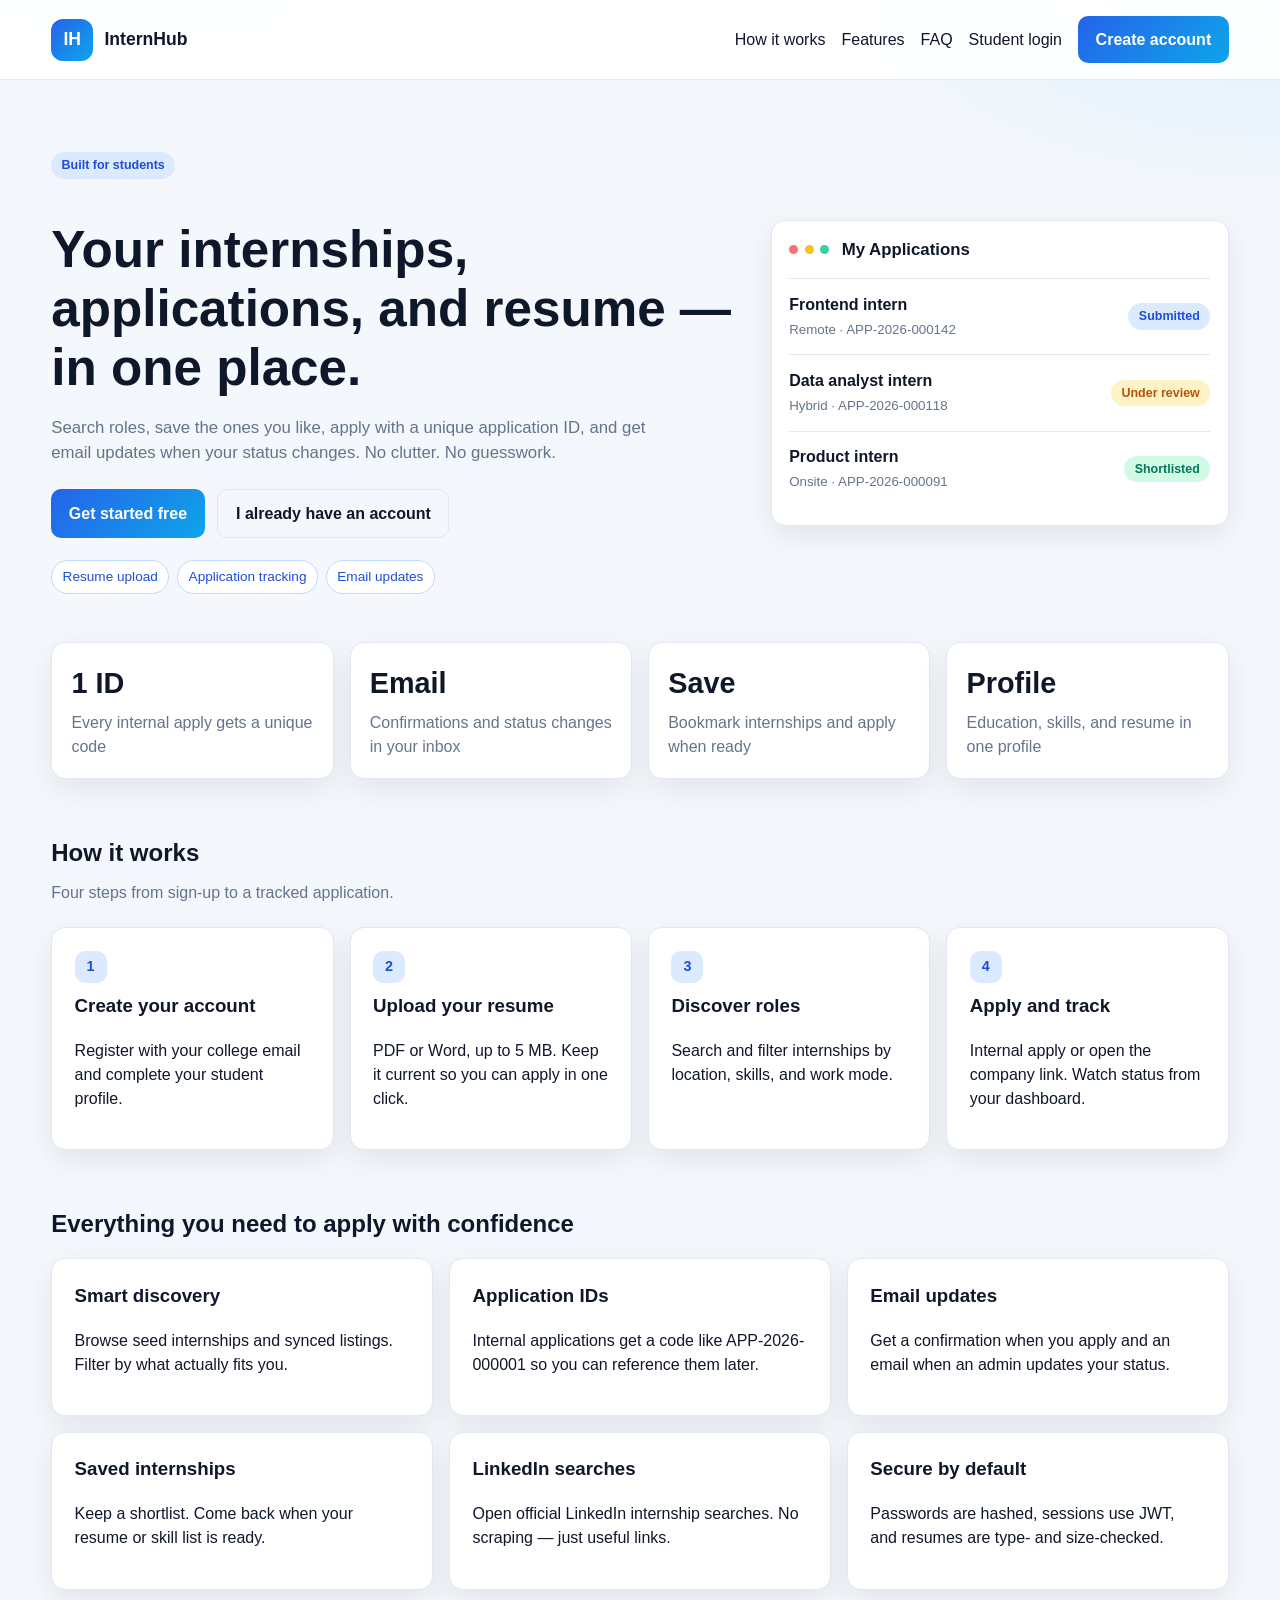
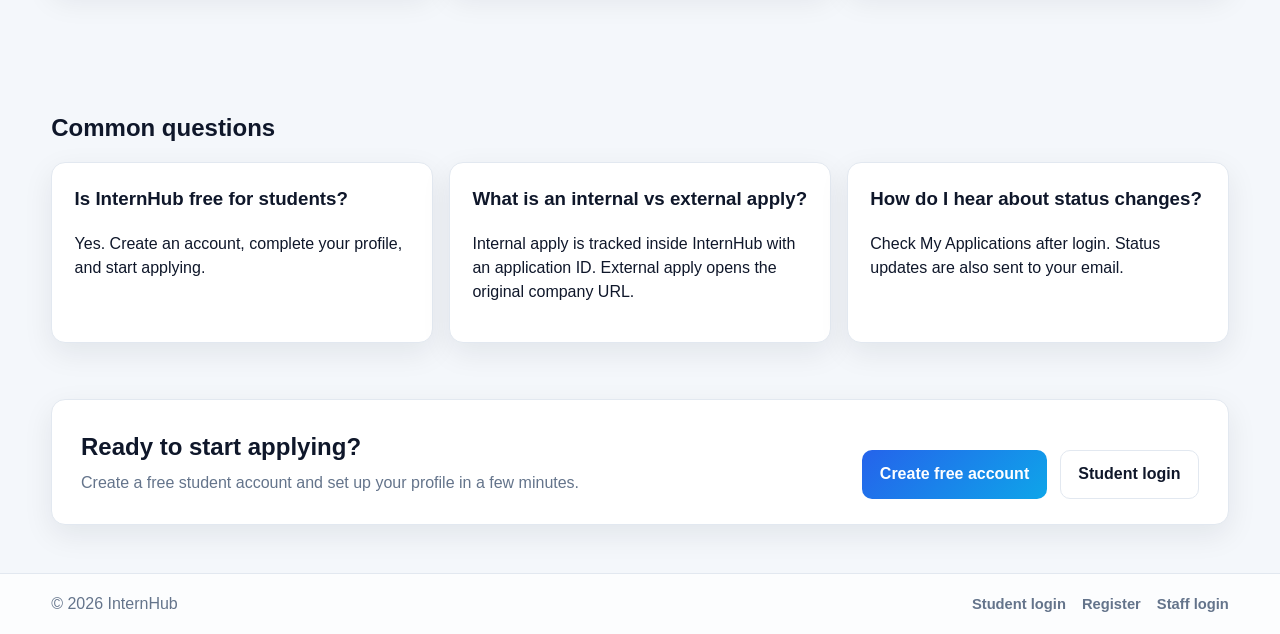
<file: client/index.html>
<!DOCTYPE html>
<html lang="en">
<head>
  <meta charset="UTF-8">
  <meta name="viewport" content="width=device-width, initial-scale=1.0">
  <title>InternHub | Find internships, apply, and track them</title>
  <link rel="stylesheet" href="css/style.css">
</head>
<body class="landing">
  <header class="site-header" id="top">
    <div class="container inner">
      <a class="brand" href="index.html">
        <div class="brand-mark">IH</div>
        <span>InternHub</span>
      </a>
      <button class="mobile-toggle" type="button" id="nav-toggle" aria-label="Open menu" aria-expanded="false">☰</button>
      <nav class="nav-links" id="site-nav">
        <a href="#how">How it works</a>
        <a href="#features">Features</a>
        <a href="#faq">FAQ</a>
        <a href="login.html">Student login</a>
        <a class="btn btn-primary" href="register.html">Create account</a>
      </nav>
    </div>
  </header>

  <main>
    <section class="hero container">
      <div class="hero-grid">
        <div>
          <span class="badge">Built for students</span>
          <h1>Your internships, applications, and resume — in one place.</h1>
          <p>
            Search roles, save the ones you like, apply with a unique application ID,
            and get email updates when your status changes. No clutter. No guesswork.
          </p>
          <div class="hero-actions">
            <a class="btn btn-primary" href="register.html">Get started free</a>
            <a class="btn btn-outline" href="login.html">I already have an account</a>
          </div>
          <div class="hero-pills">
            <span class="chip">Resume upload</span>
            <span class="chip">Application tracking</span>
            <span class="chip">Email updates</span>
          </div>
        </div>

        <div class="landing-preview card" aria-hidden="true">
          <div class="landing-preview-bar">
            <span></span><span></span><span></span>
            <p>My Applications</p>
          </div>
          <div class="landing-preview-row">
            <div>
              <strong>Frontend intern</strong>
              <small>Remote · APP-2026-000142</small>
            </div>
            <span class="badge">Submitted</span>
          </div>
          <div class="landing-preview-row">
            <div>
              <strong>Data analyst intern</strong>
              <small>Hybrid · APP-2026-000118</small>
            </div>
            <span class="badge badge-warning">Under review</span>
          </div>
          <div class="landing-preview-row">
            <div>
              <strong>Product intern</strong>
              <small>Onsite · APP-2026-000091</small>
            </div>
            <span class="badge badge-success">Shortlisted</span>
          </div>
        </div>
      </div>
    </section>

    <section class="container landing-stats" aria-label="Highlights">
      <article class="card stat-card">
        <h3>1 ID</h3>
        <p>Every internal apply gets a unique code</p>
      </article>
      <article class="card stat-card">
        <h3>Email</h3>
        <p>Confirmations and status changes in your inbox</p>
      </article>
      <article class="card stat-card">
        <h3>Save</h3>
        <p>Bookmark internships and apply when ready</p>
      </article>
      <article class="card stat-card">
        <h3>Profile</h3>
        <p>Education, skills, and resume in one profile</p>
      </article>
    </section>

    <section class="container landing-section" id="how">
      <h2 class="section-title">How it works</h2>
      <p class="landing-lead">Four steps from sign-up to a tracked application.</p>
      <div class="landing-steps">
        <article class="card feature-card">
          <span class="landing-step">1</span>
          <h3>Create your account</h3>
          <p>Register with your college email and complete your student profile.</p>
        </article>
        <article class="card feature-card">
          <span class="landing-step">2</span>
          <h3>Upload your resume</h3>
          <p>PDF or Word, up to 5 MB. Keep it current so you can apply in one click.</p>
        </article>
        <article class="card feature-card">
          <span class="landing-step">3</span>
          <h3>Discover roles</h3>
          <p>Search and filter internships by location, skills, and work mode.</p>
        </article>
        <article class="card feature-card">
          <span class="landing-step">4</span>
          <h3>Apply and track</h3>
          <p>Internal apply or open the company link. Watch status from your dashboard.</p>
        </article>
      </div>
    </section>

    <section class="container landing-section" id="features">
      <h2 class="section-title">Everything you need to apply with confidence</h2>
      <div class="feature-grid landing-features">
        <article class="card feature-card">
          <h3>Smart discovery</h3>
          <p>Browse seed internships and synced listings. Filter by what actually fits you.</p>
        </article>
        <article class="card feature-card">
          <h3>Application IDs</h3>
          <p>Internal applications get a code like APP-2026-000001 so you can reference them later.</p>
        </article>
        <article class="card feature-card">
          <h3>Email updates</h3>
          <p>Get a confirmation when you apply and an email when an admin updates your status.</p>
        </article>
        <article class="card feature-card">
          <h3>Saved internships</h3>
          <p>Keep a shortlist. Come back when your resume or skill list is ready.</p>
        </article>
        <article class="card feature-card">
          <h3>LinkedIn searches</h3>
          <p>Open official LinkedIn internship searches. No scraping — just useful links.</p>
        </article>
        <article class="card feature-card">
          <h3>Secure by default</h3>
          <p>Passwords are hashed, sessions use JWT, and resumes are type- and size-checked.</p>
        </article>
      </div>
    </section>

    <section class="container landing-section" id="faq">
      <h2 class="section-title">Common questions</h2>
      <div class="landing-faq">
        <article class="card feature-card">
          <h3>Is InternHub free for students?</h3>
          <p>Yes. Create an account, complete your profile, and start applying.</p>
        </article>
        <article class="card feature-card">
          <h3>What is an internal vs external apply?</h3>
          <p>Internal apply is tracked inside InternHub with an application ID. External apply opens the original company URL.</p>
        </article>
        <article class="card feature-card">
          <h3>How do I hear about status changes?</h3>
          <p>Check My Applications after login. Status updates are also sent to your email.</p>
        </article>
      </div>
    </section>

    <section class="container landing-cta card">
      <div>
        <h2>Ready to start applying?</h2>
        <p>Create a free student account and set up your profile in a few minutes.</p>
      </div>
      <div class="hero-actions">
        <a class="btn btn-primary" href="register.html">Create free account</a>
        <a class="btn btn-outline" href="login.html">Student login</a>
      </div>
    </section>
  </main>

  <footer class="landing-footer">
    <div class="container inner">
      <p>© <span id="year"></span> InternHub</p>
      <nav>
        <a href="login.html">Student login</a>
        <a href="register.html">Register</a>
        <a href="admin/login.html">Staff login</a>
      </nav>
    </div>
  </footer>

  <script src="js/api.js"></script>
  <script src="js/utils.js"></script>
  <script src="js/landing.js"></script>
</body>
</html>
</file>
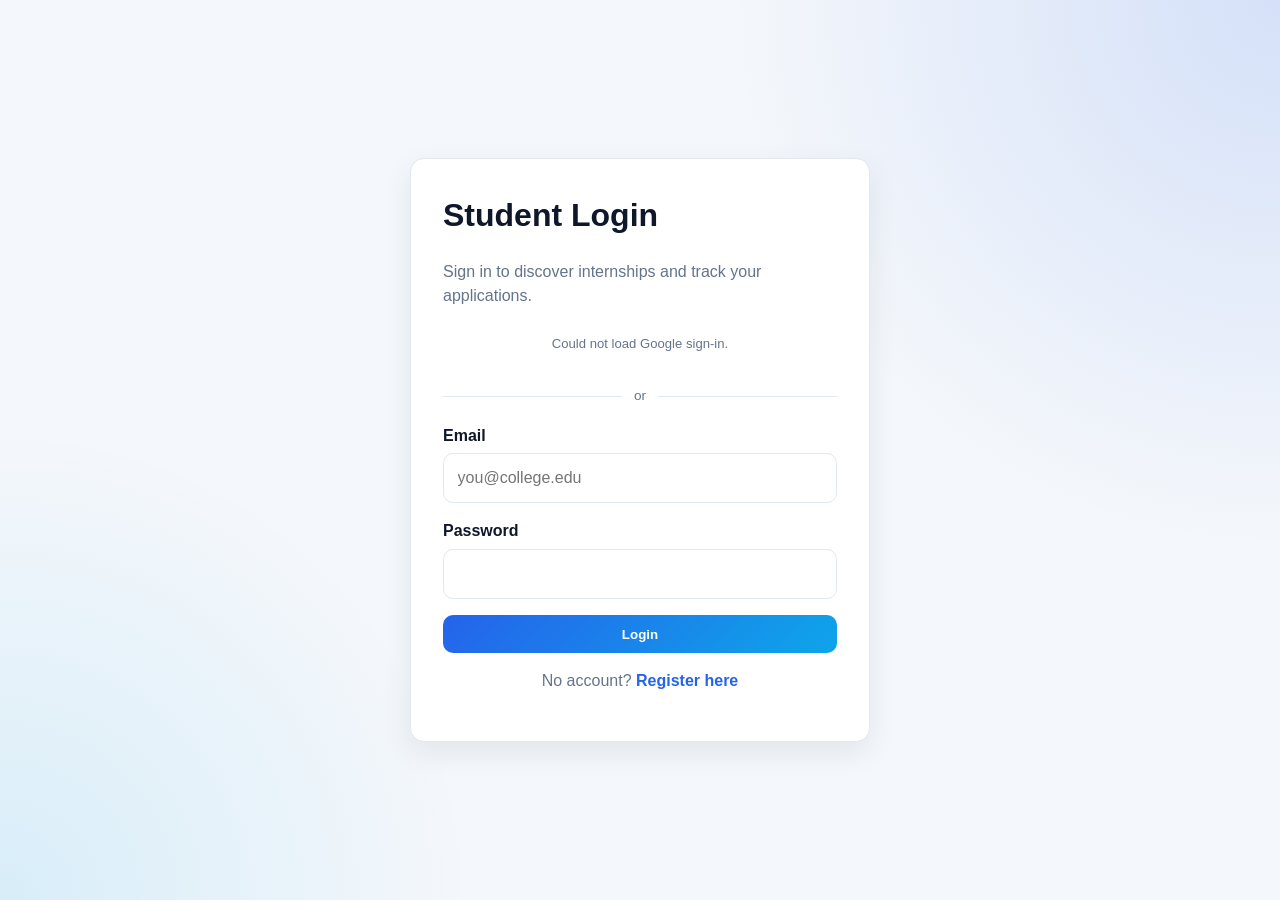
<file: client/login.html>
<!DOCTYPE html>
<html lang="en">
<head>
  <meta charset="UTF-8">
  <meta name="viewport" content="width=device-width, initial-scale=1.0">
  <title>Login | InternHub</title>
  <link rel="stylesheet" href="css/style.css">
  <link rel="stylesheet" href="css/auth.css">
</head>
<body class="auth-page">
  <div class="card auth-card">
    <h1>Student Login</h1>
    <p>Sign in to discover internships and track your applications.</p>
    <div id="google-btn" class="google-btn-wrap"></div>
    <div class="auth-divider">or</div>
    <form id="login-form" class="form-grid" novalidate>
      <div class="form-group">
        <label for="email">Email</label>
        <input id="email" name="email" type="email" required placeholder="you@college.edu" autocomplete="email">
      </div>
      <div class="form-group">
        <label for="password">Password</label>
        <input id="password" name="password" type="password" required minlength="8" autocomplete="current-password">
      </div>
      <button class="btn btn-primary" type="submit">Login</button>
    </form>
    <p class="auth-footer">No account? <a href="register.html">Register here</a></p>
  </div>
  <script src="js/api.js"></script>
  <script src="js/utils.js"></script>
  <script src="js/google-auth.js"></script>
  <script src="js/auth.js"></script>
</body>
</html>
</file>
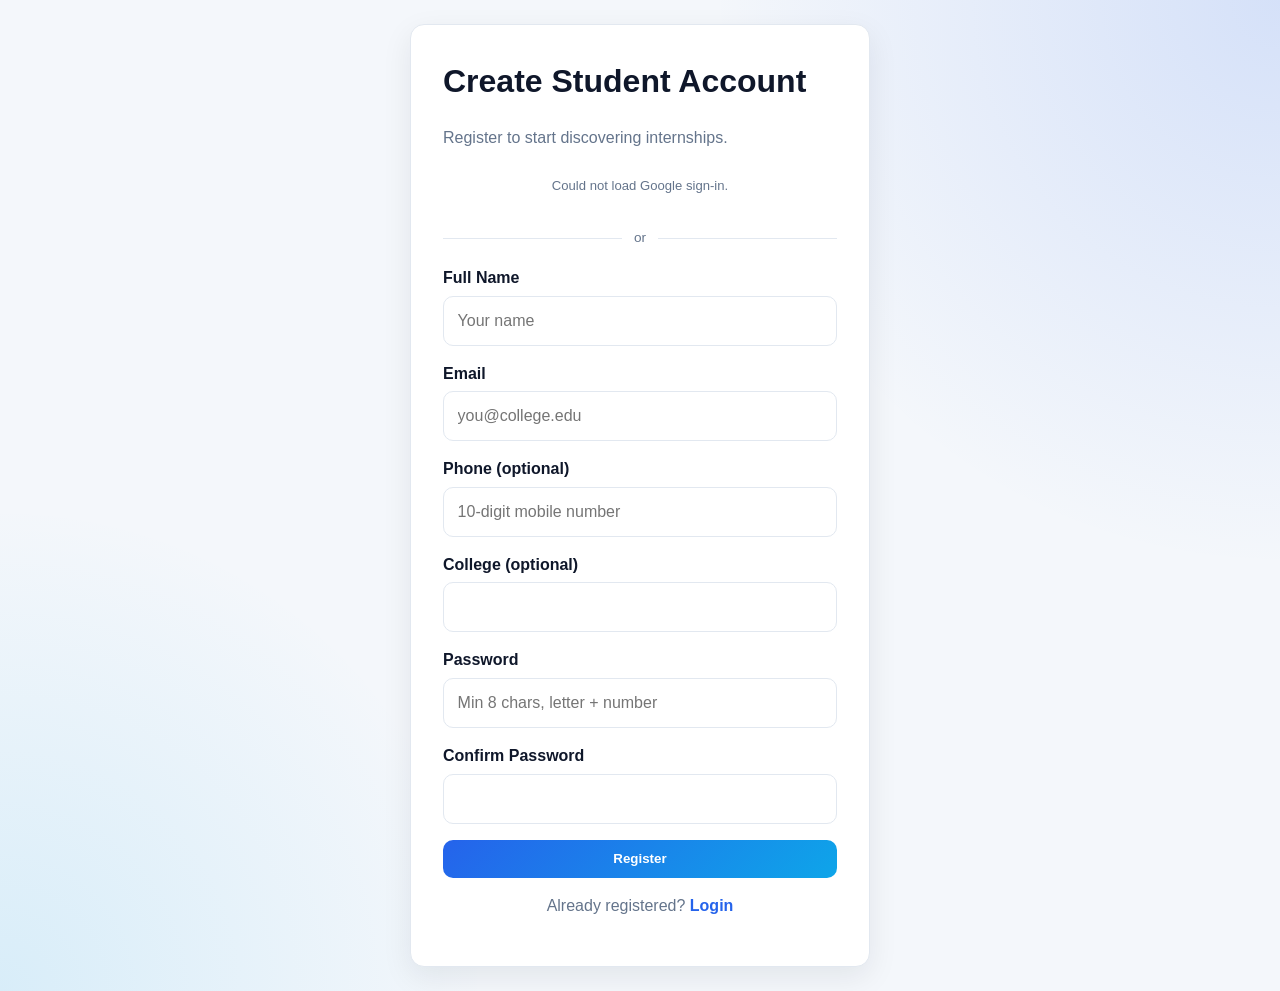
<file: client/register.html>
<!DOCTYPE html>
<html lang="en">
<head>
  <meta charset="UTF-8">
  <meta name="viewport" content="width=device-width, initial-scale=1.0">
  <title>Register | InternHub</title>
  <link rel="stylesheet" href="css/style.css">
  <link rel="stylesheet" href="css/auth.css">
</head>
<body class="auth-page">
  <div class="card auth-card">
    <h1>Create Student Account</h1>
    <p>Register to start discovering internships.</p>
    <div id="google-btn" class="google-btn-wrap"></div>
    <div class="auth-divider">or</div>
    <form id="register-form" class="form-grid" novalidate>
      <div class="form-group">
        <label for="full_name">Full Name</label>
        <input id="full_name" name="full_name" required autocomplete="name" placeholder="Your name">
      </div>
      <div class="form-group">
        <label for="email">Email</label>
        <input id="email" name="email" type="email" required autocomplete="email" placeholder="you@college.edu">
      </div>
      <div class="form-group">
        <label for="phone">Phone (optional)</label>
        <input id="phone" name="phone" type="tel" placeholder="10-digit mobile number">
      </div>
      <div class="form-group">
        <label for="college">College (optional)</label>
        <input id="college" name="college">
      </div>
      <div class="form-group">
        <label for="password">Password</label>
        <input id="password" name="password" type="password" required minlength="8" autocomplete="new-password" placeholder="Min 8 chars, letter + number">
      </div>
      <div class="form-group">
        <label for="confirm_password">Confirm Password</label>
        <input id="confirm_password" name="confirm_password" type="password" required minlength="8" autocomplete="new-password">
      </div>
      <button class="btn btn-primary" type="submit">Register</button>
    </form>
    <p class="auth-footer">Already registered? <a href="login.html">Login</a></p>
  </div>
  <script src="js/api.js"></script>
  <script src="js/utils.js"></script>
  <script src="js/google-auth.js"></script>
  <script>
    redirectIfAuthed("pages/dashboard.html");
    mountGoogleButton("google-btn");
    document.getElementById("register-form").addEventListener("submit", async (e) => {
      e.preventDefault();
      const form = e.target;
      if (!validateRegisterForm(form)) return;
      const payload = {
        full_name: form.full_name.value.trim(),
        email: form.email.value.trim(),
        phone: form.phone.value.trim(),
        college: form.college.value.trim(),
        password: form.password.value,
      };
      const btn = form.querySelector("button[type='submit']");
      try {
        await withBusy(btn, "Creating account...", async () => {
          const data = await API.apiRequest("/auth/register", {
            method: "POST",
            body: JSON.stringify(payload),
          });
          if (!data?.token) throw new Error("Restart the Flask server (uv run python app.py).");
          API.setSession(data.token, data.student);
        });
        showToast("Account created!", "success");
        window.location.href = "pages/dashboard.html";
      } catch (err) {
        showToast(err.message, "error");
      }
    });
  </script>
</body>
</html>
</file>
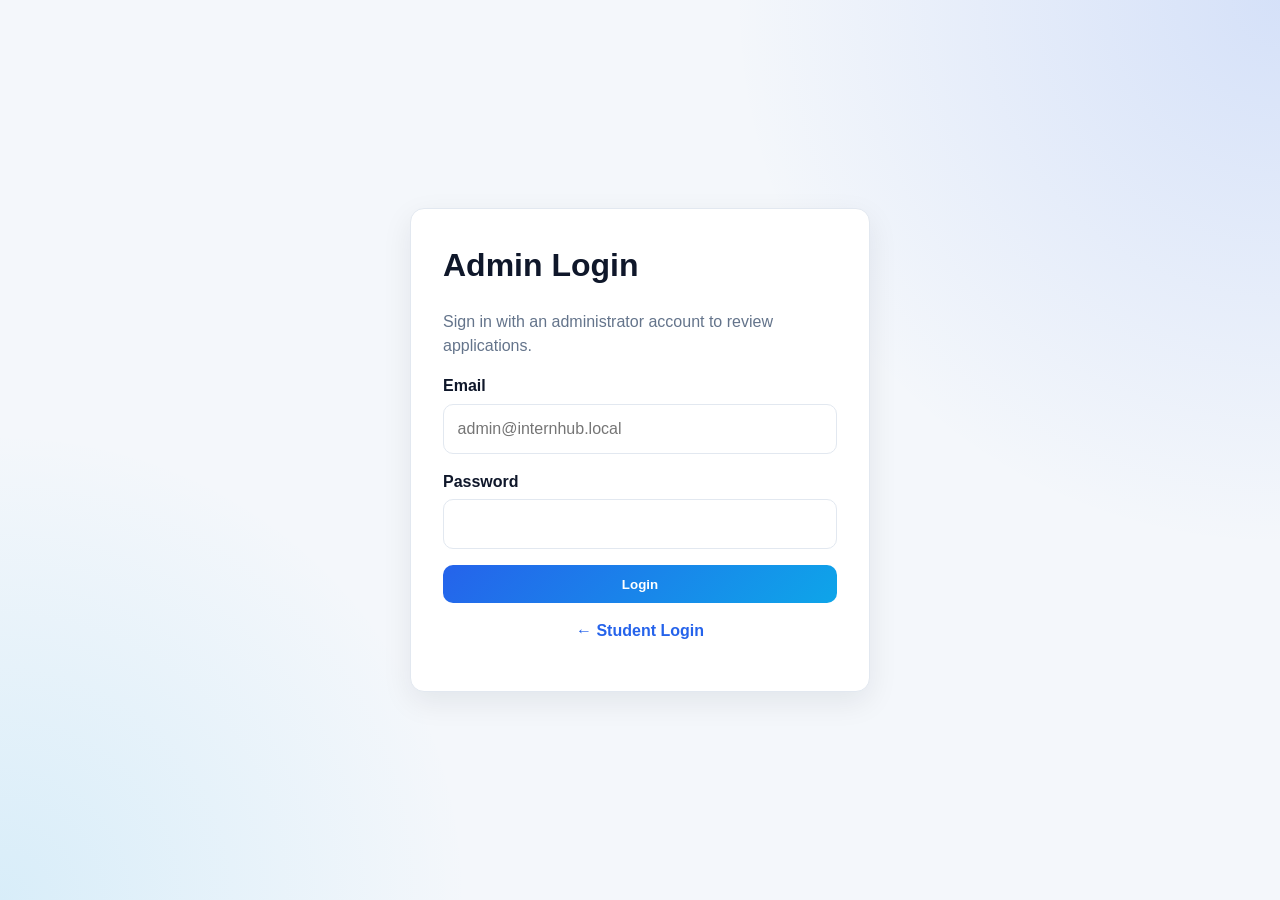
<file: client/admin/dashboard.html>
<!DOCTYPE html>
<html lang="en">
<head>
  <meta charset="UTF-8">
  <meta name="viewport" content="width=device-width, initial-scale=1.0">
  <title>Admin Dashboard | InternHub</title>
  <link rel="stylesheet" href="../css/style.css">
</head>
<body>
  <script src="../js/api.js"></script>
  <script src="../js/utils.js"></script>
  <script>
    const STATUSES = ["submitted", "under_review", "shortlisted", "rejected", "selected", "student_selected_next_round", "student_rejected", "student_applied"];
    let lastApps = [];

    function adminSidebar(active) {
      const student = API.getStudent();
      return `
        <aside class="sidebar" id="sidebar">
          <div class="brand">
            <div class="brand-mark">AD</div>
            <div>
              <div>InternHub Admin</div>
              <small style="color:#94a3b8">${escapeHtml(student?.email) || "Administrator"}</small>
            </div>
          </div>
          <nav class="sidebar-nav">
            <a href="#" data-tab="applications" class="${active === "applications" ? "active" : ""}">Applications</a>
            <a href="#" data-tab="students" class="${active === "students" ? "active" : ""}">Students</a>
            <a href="#" id="logout-link">Logout</a>
          </nav>
        </aside>
      `;
    }

    function statusSelect(id, current) {
      const opts = STATUSES.map(
        (s) => `<option value="${s}" ${s === current ? "selected" : ""}>${s.replaceAll("_", " ")}</option>`
      ).join("");
      return `<select class="form-group" data-app-id="${id}" style="margin:0;min-width:10rem">${opts}</select>`;
    }

    function renderApps(apps) {
      if (!apps.length) {
        return `<div class="card" style="padding:1.2rem"><p>No applications yet.</p></div>`;
      }
      const rows = apps.map((a) => `
        <tr>
          <td>${escapeHtml(a.full_name)}</td>
          <td>${escapeHtml(a.email)}</td>
          <td>${escapeHtml(a.college) || "—"}</td>
          <td>${escapeHtml(a.internship_title)}</td>
          <td>${escapeHtml(a.company_name)}</td>
          <td>${statusSelect(a.id, a.status)}</td>
          <td>${formatDate(a.created_at)}</td>
        </tr>
      `).join("");
      return `
        <div class="card table-wrap">
          <table>
            <thead>
              <tr>
                <th>Student Name</th>
                <th>Email</th>
                <th>College</th>
                <th>Internship</th>
                <th>Company</th>
                <th>Status</th>
                <th>Applied Date</th>
              </tr>
            </thead>
            <tbody>${rows}</tbody>
          </table>
        </div>
      `;
    }

    function renderStudents(students) {
      if (!students.length) {
        return `<div class="card" style="padding:1.2rem"><p>No students yet.</p></div>`;
      }
      const rows = students.map((s) => `
        <tr>
          <td>${escapeHtml(s.full_name)}</td>
          <td>${escapeHtml(s.email)}</td>
          <td>${escapeHtml(s.college) || "—"}</td>
          <td>${s.application_count ?? 0}</td>
        </tr>
      `).join("");
      return `
        <div class="card table-wrap">
          <table>
            <thead>
              <tr>
                <th>Name</th>
                <th>Email</th>
                <th>College</th>
                <th>Applications</th>
              </tr>
            </thead>
            <tbody>${rows}</tbody>
          </table>
        </div>
      `;
    }

    async function loadTab(tab) {
      const title = tab === "students" ? "Students" : "Applications";
      mountAppShell(tab, title, `<div id="admin-content">${renderSkeleton(3)}</div>`, adminSidebar(tab));
      document.querySelectorAll("[data-tab]").forEach((link) => {
        link.addEventListener("click", (e) => {
          e.preventDefault();
          loadTab(link.dataset.tab);
        });
      });
      const content = document.getElementById("admin-content");
      try {
        if (tab === "students") {
          const students = await API.apiRequest("/admin/students");
          content.innerHTML = renderStudents(students || []);
          return;
        }
        const apps = await API.apiRequest("/admin/applications");
        lastApps = apps || [];
        content.innerHTML = renderApps(lastApps);
        content.querySelectorAll("select[data-app-id]").forEach((select) => {
          select.addEventListener("change", async () => {
            const appId = select.dataset.appId;
            const status = select.value;
            try {
              await API.apiRequest(`/admin/applications/${appId}/status`, {
                method: "PATCH",
                body: JSON.stringify({ status }),
              });
              showToast("Status updated", "success");
            } catch (err) {
              showToast(err.message, "error");
            }
          });
        });
      } catch (err) {
        content.innerHTML = `<div class="card" style="padding:1.2rem"><p>${escapeHtml(err.message)}</p></div>`;
        showToast(err.message, "error");
      }
    }

    (async () => {
      if (!API.isAuthed()) {
        window.location.href = "login.html";
        return;
      }
      try {
        const me = await API.apiRequest("/auth/me");
        const role = me?.user?.role || me?.student?.role;
        if (role !== "admin") {
          API.clearSession();
          showToast("Not authorised as admin", "error");
          window.location.href = "login.html";
          return;
        }
        if (me.student) API.setSession(API.getToken(), me.student);
        await loadTab("applications");
      } catch (err) {
        API.clearSession();
        window.location.href = "login.html";
      }
    })();
  </script>
</body>
</html>
</file>
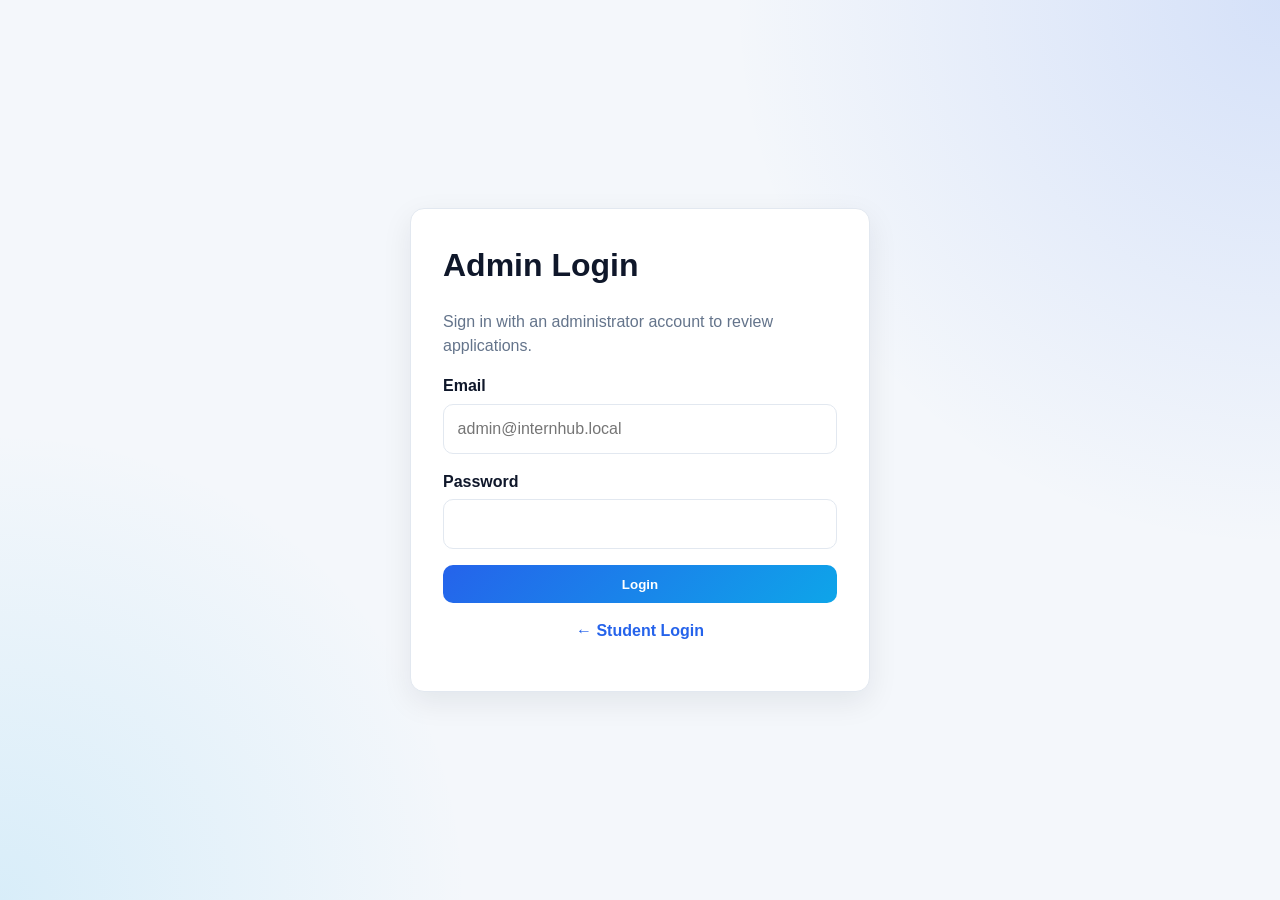
<file: client/admin/login.html>
<!DOCTYPE html>
<html lang="en">
<head>
  <meta charset="UTF-8">
  <meta name="viewport" content="width=device-width, initial-scale=1.0">
  <title>Admin Login | InternHub</title>
  <link rel="stylesheet" href="../css/style.css">
  <link rel="stylesheet" href="../css/auth.css">
</head>
<body class="auth-page">
  <div class="card auth-card">
    <h1>Admin Login</h1>
    <p>Sign in with an administrator account to review applications.</p>
    <form id="admin-login-form" class="form-grid" novalidate>
      <div class="form-group">
        <label for="email">Email</label>
        <input id="email" name="email" type="email" required placeholder="admin@internhub.local" autocomplete="email">
      </div>
      <div class="form-group">
        <label for="password">Password</label>
        <input id="password" name="password" type="password" required minlength="8" autocomplete="current-password">
      </div>
      <button class="btn btn-primary" type="submit">Login</button>
    </form>
    <p class="auth-footer"><a href="../login.html">← Student Login</a></p>
  </div>
  <script src="../js/api.js"></script>
  <script src="../js/utils.js"></script>
  <script>
    document.addEventListener("DOMContentLoaded", () => {
      document.getElementById("admin-login-form").addEventListener("submit", async (e) => {
        e.preventDefault();
        const form = e.target;
        if (!validateLoginForm(form)) return;
        const btn = form.querySelector("button[type='submit']");
        try {
          await withBusy(btn, "Signing in...", async () => {
            const data = await API.apiRequest("/auth/login", {
              method: "POST",
              body: JSON.stringify({
                email: form.email.value.trim(),
                password: form.password.value,
              }),
            });
            if (!data?.token) throw new Error("Login failed. Restart the Flask server.");
            API.setSession(data.token, data.student);
            const role = data.student?.role || data.user?.role;
            if (role !== "admin") {
              API.clearSession();
              throw new Error("Not authorised as admin");
            }
          });
          showToast("Welcome, admin", "success");
          window.location.href = "dashboard.html";
        } catch (err) {
          showToast(err.message, "error");
        }
      });
    });
  </script>
</body>
</html>
</file>
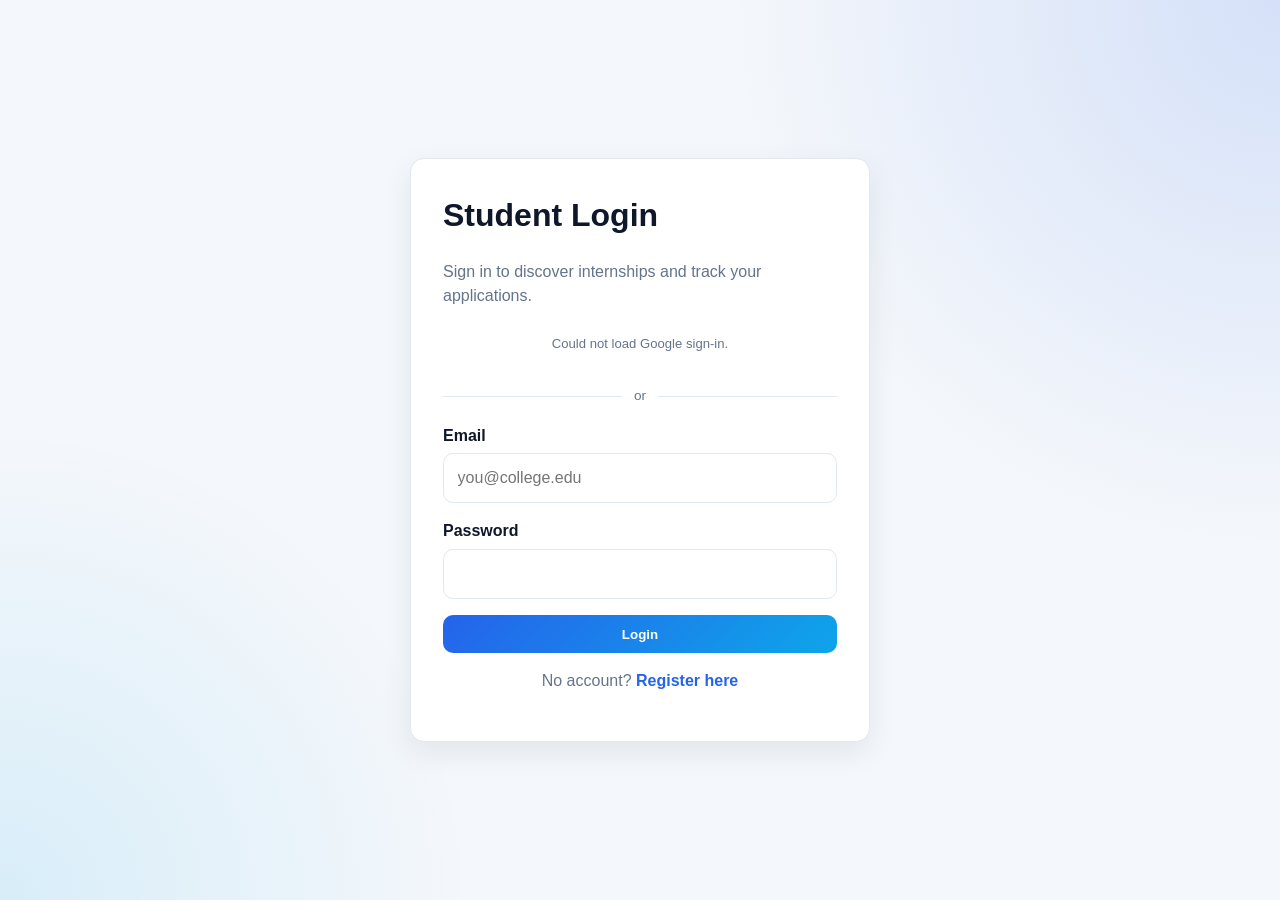
<file: client/pages/applications.html>
<!DOCTYPE html>
<html lang="en">
<head>
  <meta charset="UTF-8">
  <meta name="viewport" content="width=device-width, initial-scale=1.0">
  <title>Applications | InternHub</title>
  <link rel="stylesheet" href="../css/style.css">
</head>
<body>
  <script src="../js/api.js"></script>
  <script src="../js/utils.js"></script>
  <script src="../js/applications.js"></script>
</body>
</html>
</file>
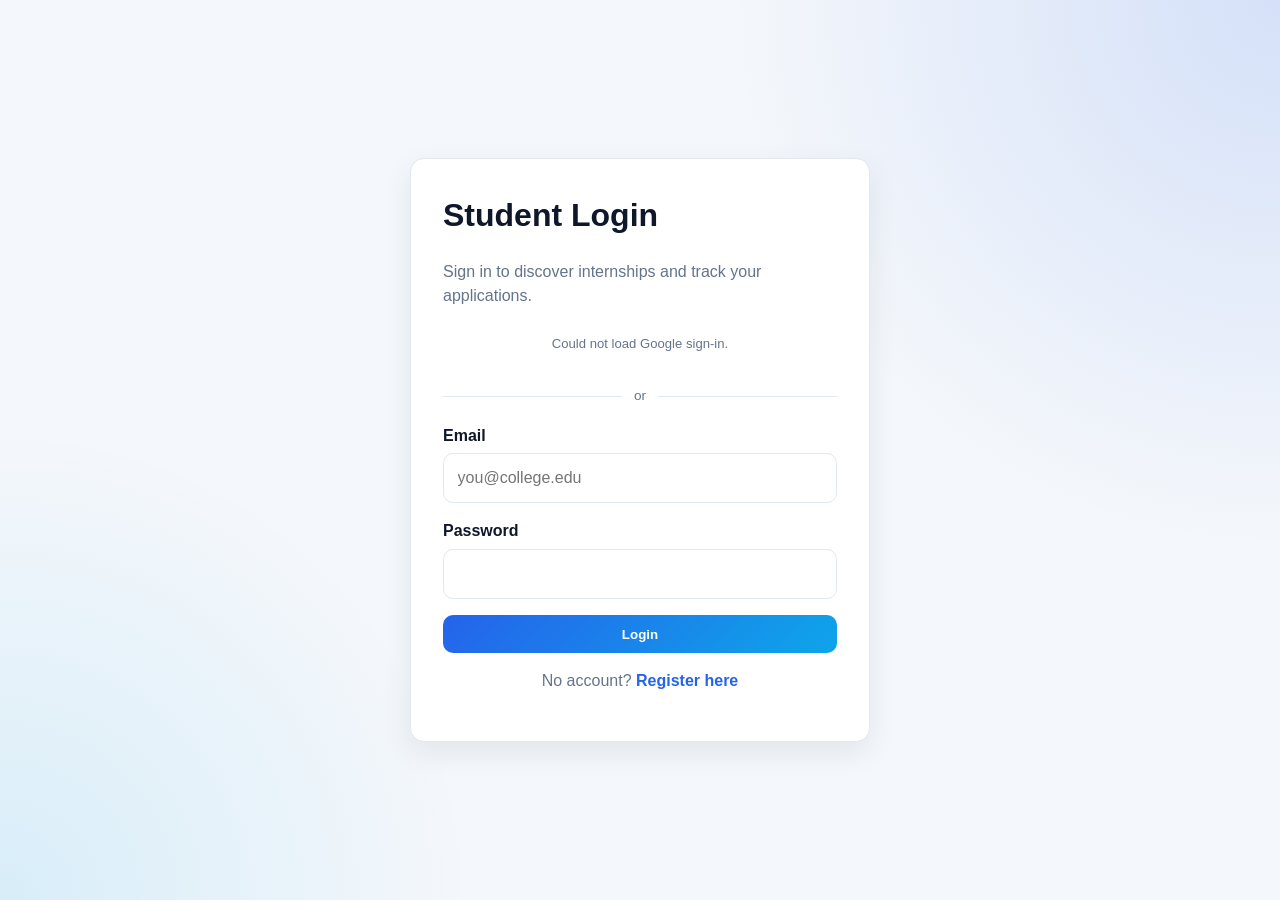
<file: client/pages/dashboard.html>
<!DOCTYPE html>
<html lang="en">
<head>
  <meta charset="UTF-8">
  <meta name="viewport" content="width=device-width, initial-scale=1.0">
  <title>Dashboard | InternHub</title>
  <link rel="stylesheet" href="../css/style.css">
</head>
<body>
  <script src="../js/api.js"></script>
  <script src="../js/utils.js"></script>
  <script src="../js/dashboard.js"></script>
</body>
</html>
</file>
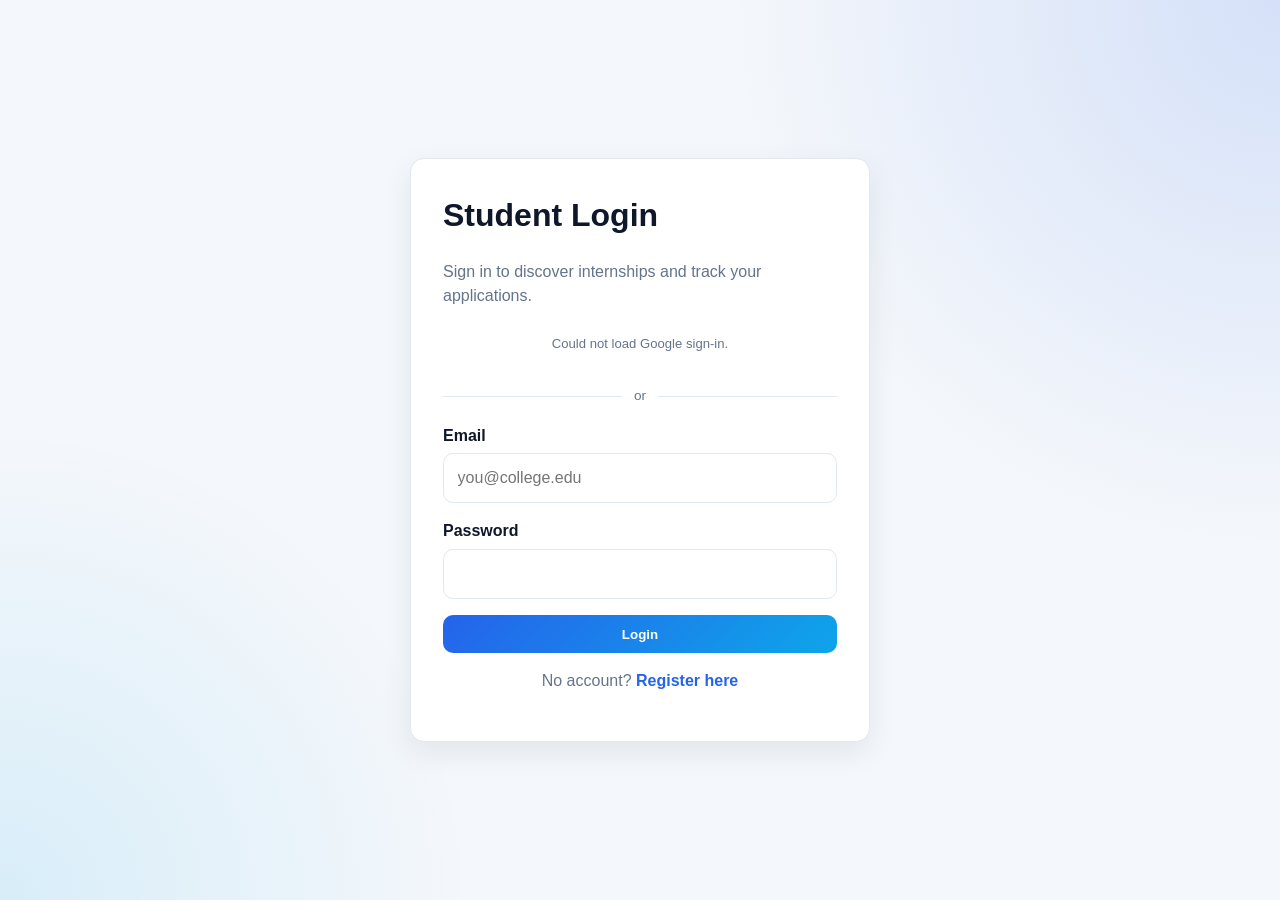
<file: client/pages/internship-details.html>
<!DOCTYPE html>
<html lang="en">
<head>
  <meta charset="UTF-8">
  <meta name="viewport" content="width=device-width, initial-scale=1.0">
  <title>Internship Details | InternHub</title>
  <link rel="stylesheet" href="../css/style.css">
</head>
<body>
  <script src="../js/api.js"></script>
  <script src="../js/utils.js"></script>
  <script>
    if (!requireAuth()) throw new Error("Auth required");
    const params = new URLSearchParams(window.location.search);
    const id = params.get("id");
    if (!id) {
      window.location.href = "internships.html";
    }

    mountAppShell("internships", "Internship Details", `<div id="detail-root" class="loading-state">Loading...</div>`);

    async function loadDetails() {
      const item = await API.apiRequest(`/internships/${id}`);
      const skills = (item.skills || "")
        .split(",")
        .map((s) => s.trim())
        .filter(Boolean);
      document.getElementById("detail-root").innerHTML = `
        <section class="detail-grid">
          <article class="card detail-panel">
            <div class="internship-meta">
              ${workModeBadge(escapeHtml(item.work_mode))}
              <span class="badge">${escapeHtml(item.source)}</span>
              <span class="badge">${escapeHtml(item.application_method)}</span>
            </div>
            <h2>${escapeHtml(item.title)}</h2>
            <p><strong>${escapeHtml(item.company_name)}</strong> · ${escapeHtml(item.location) || "N/A"}</p>
            <p>${escapeHtml(item.description) || "No description provided."}</p>
            <h3>Required Skills</h3>
            <div class="chip-list">${skills.map((s) => `<span class="chip">${escapeHtml(s)}</span>`).join("") || "<span>No skills listed</span>"}</div>
            <h3>Eligibility</h3>
            <p>${escapeHtml(item.eligibility) || "See listing details."}</p>
          </article>
          <aside class="card side-panel">
            <p><strong>Duration:</strong> ${escapeHtml(item.duration) || "N/A"}</p>
            <p><strong>Stipend:</strong> ${escapeHtml(item.stipend) || "N/A"}</p>
            <p><strong>Deadline:</strong> ${formatDate(item.deadline)}</p>
            <div style="display:flex;flex-direction:column;gap:0.6rem;margin-top:1rem">
              <button class="btn btn-secondary" id="save-btn">${item.is_saved ? "Saved" : "Save Internship"}</button>
              ${item.application_method !== "external" ? `
              <div class="form-group" style="margin-top:0.8rem">
                <label for="cover-note" style="font-weight:600;display:block;margin-bottom:0.4rem">
                  Cover Note <span style="color:var(--muted);font-weight:400">(optional)</span>
                </label>
                <textarea id="cover-note" class="form-group"
                  style="width:100%;padding:0.75rem;border:1px solid var(--border);border-radius:10px;font:inherit;min-height:80px;resize:vertical"
                  placeholder="Tell them why you're a great fit..."></textarea>
              </div>` : ""}
              <button class="btn btn-primary" id="apply-btn">${item.application_method === "external" ? "Apply on Original Site" : "Apply Now"}</button>
              ${item.application_method === "external" ? '<button class="btn btn-secondary" id="internal-ref-btn">Internal Reference (Mark as Applied)</button>' : ""}
              <div id="email-box"></div>
            </div>
          </aside>
        </section>
      `;

      document.getElementById("save-btn").addEventListener("click", async () => {
        await API.apiRequest(`/saved-internships/${id}`, { method: "POST" });
        showToast("Saved to your list", "success");
      });

      document.getElementById("apply-btn").addEventListener("click", async () => {
        if (item.application_method === "external") {
          if (item.application_url) {
            window.open(item.application_url, "_blank", "noopener");
          } else {
            showToast("External URL not available", "error");
          }
          return;
        }
        try {
          const data = await API.apiRequest("/applications", {
            method: "POST",
            body: JSON.stringify({
              internship_id: Number(id),
              cover_note: document.getElementById("cover-note")?.value?.trim() || null,
            }),
          });
          showToast(`Applied! ID: ${data.application.application_code}`, "success");
          const mail = data.application.email || {};
          const box = document.getElementById("email-box");
          if (mail.sent) {
            showToast(`Confirmation email sent to ${mail.to || "your email"}`, "success");
            box.innerHTML = `<p style="color:var(--muted);font-size:0.9rem">A confirmation email was sent to ${escapeHtml(mail.to)}.</p>`;
          } else {
            showToast("Application saved. Email could not be sent yet.", "info");
          }
        } catch (err) {
          showToast(err.message, "error");
        }
      });
      
      const internalRefBtn = document.getElementById("internal-ref-btn");
      if (internalRefBtn) {
          internalRefBtn.addEventListener("click", async () => {
              try {
                  const data = await API.apiRequest("/applications", {
                      method: "POST",
                      body: JSON.stringify({
                          internship_id: Number(id),
                          cover_note: "Internal Reference: Student marked as applied to external internship."
                      }),
                  });
                  
                  // Now patch the status to student_applied
                  await API.apiRequest(`/applications/${data.application.id}/status`, {
                      method: "PATCH",
                      body: JSON.stringify({ status: "student_applied" })
                  });
                  
                  showToast(`Marked as applied internally! ID: ${data.application.application_code}`, "success");
              } catch(err) {
                  showToast(err.message, "error");
              }
          });
      }
    }

    loadDetails().catch((err) => {
      document.getElementById("detail-root").className = "error-state";
      document.getElementById("detail-root").textContent = err.message;
    });
  </script>
</body>
</html>
</file>
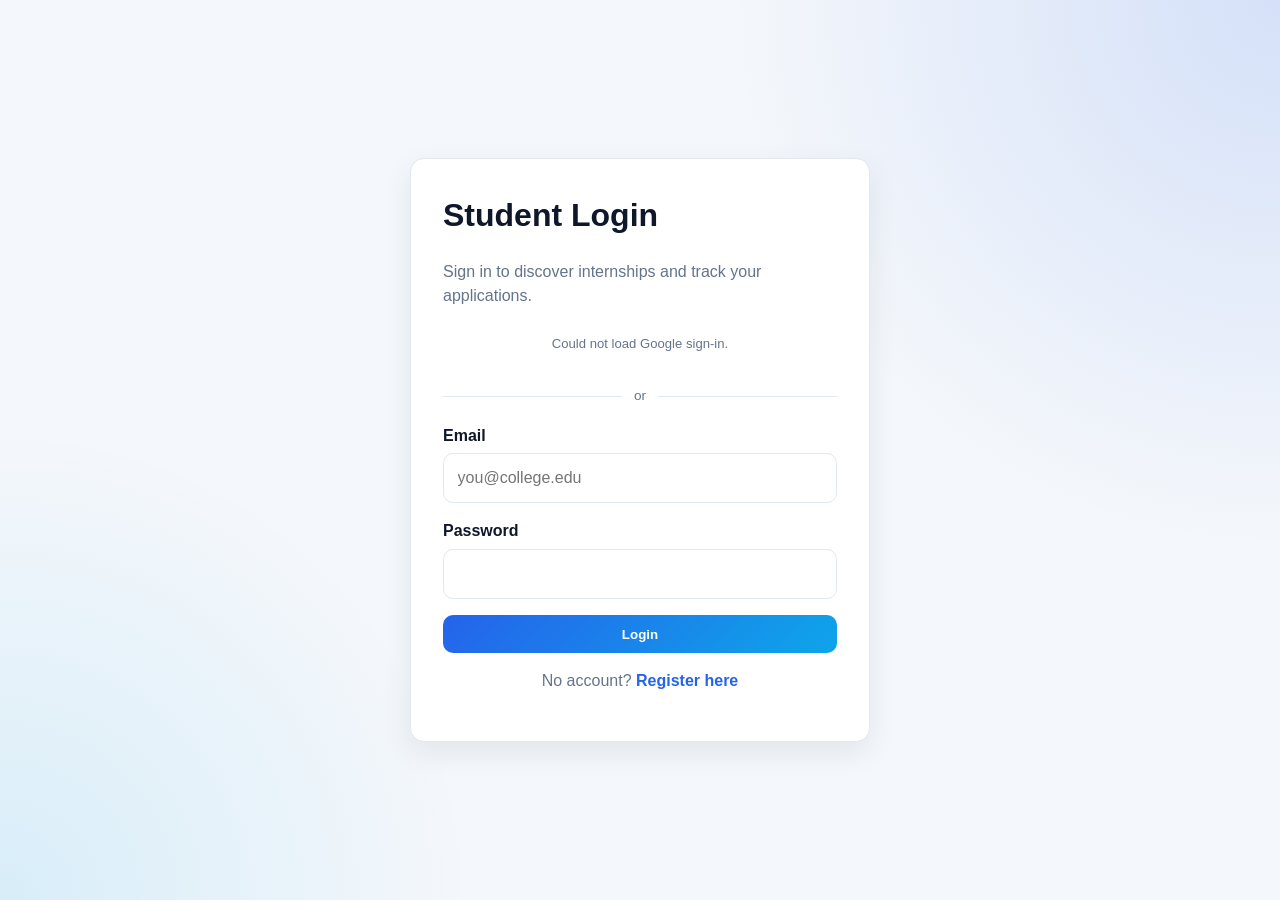
<file: client/pages/internships.html>
<!DOCTYPE html>
<html lang="en">
<head>
  <meta charset="UTF-8">
  <meta name="viewport" content="width=device-width, initial-scale=1.0">
  <title>Internships | InternHub</title>
  <link rel="stylesheet" href="../css/style.css">
</head>
<body>
  <script src="../js/api.js"></script>
  <script src="../js/utils.js"></script>
  <script src="../js/internships.js"></script>
</body>
</html>
</file>
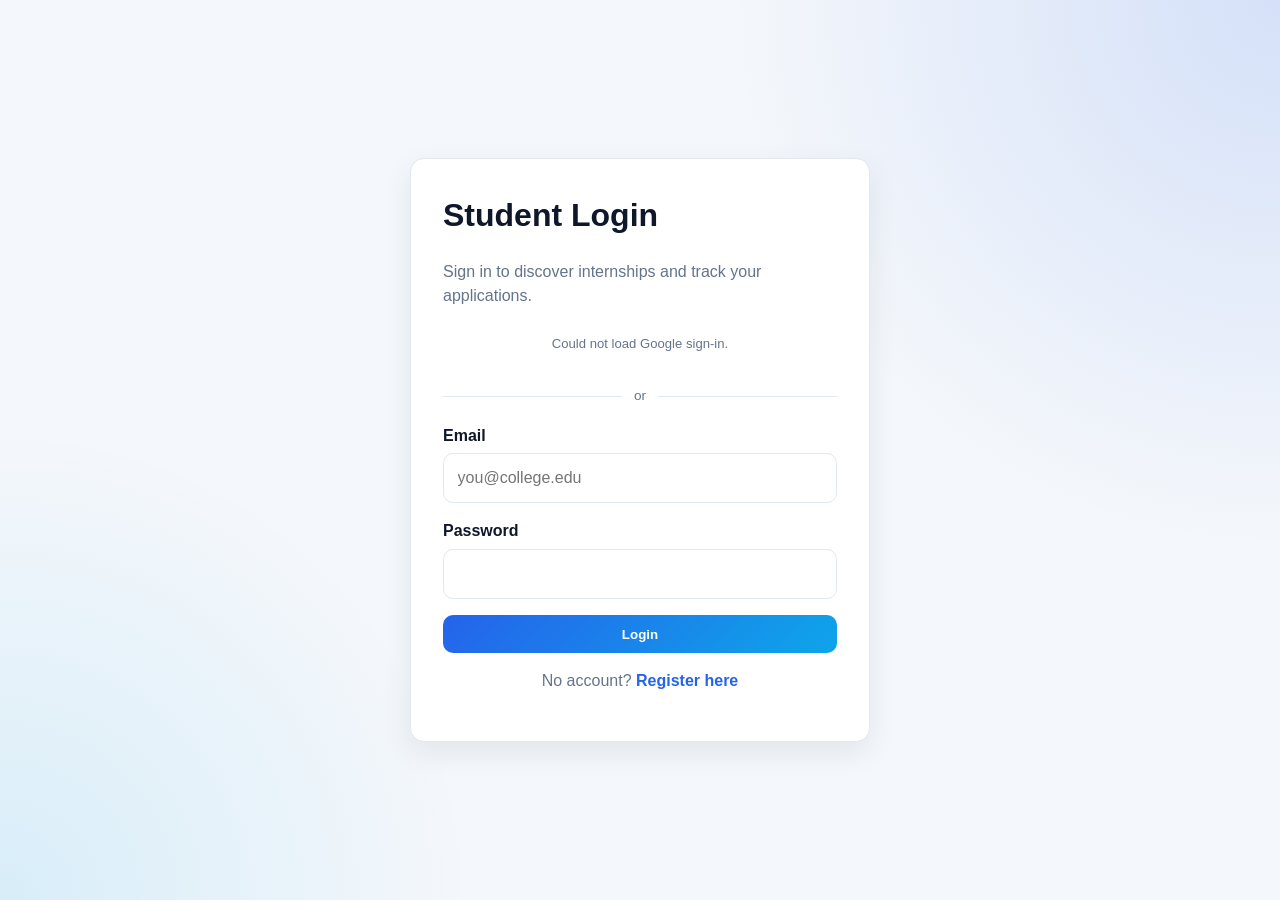
<file: client/pages/linkedin-internships.html>
<!DOCTYPE html>
<html lang="en">
<head>
  <meta charset="UTF-8">
  <meta name="viewport" content="width=device-width, initial-scale=1.0">
  <title>LinkedIn Internships | InternHub</title>
  <link rel="stylesheet" href="../css/style.css">
</head>
<body>
  <script src="../js/api.js"></script>
  <script src="../js/utils.js"></script>
  <script>
    if (!requireAuth()) throw new Error("Auth required");
    mountAppShell(
      "linkedin",
      "LinkedIn Internships",
      `
      <p style="color:var(--muted);margin-top:0">
        These listings open official LinkedIn job search pages. InternHub does not scrape LinkedIn.
      </p>
      <div id="linkedin-list" class="internship-grid loading-state">Loading...</div>
      `
    );

    async function loadLinkedIn() {
      const el = document.getElementById("linkedin-list");
      try {
        const items = await API.apiRequest("/linkedin-internships");
        el.className = "internship-grid";
        el.innerHTML = items
          .map(
            (item) => `
          <article class="card internship-card">
            <span class="badge">LinkedIn Search</span>
            <h3>${item.title}</h3>
            <p><strong>${item.company_name}</strong></p>
            <p>${item.location || "Various locations"}</p>
            <p style="color:var(--muted)">${item.description || ""}</p>
            <a class="btn btn-primary btn-sm" target="_blank" rel="noopener" href="${item.linkedin_url}">
              View on LinkedIn
            </a>
          </article>`
          )
          .join("");
      } catch (err) {
        el.className = "error-state";
        el.textContent = err.message;
      }
    }

    loadLinkedIn();
  </script>
</body>
</html>
</file>
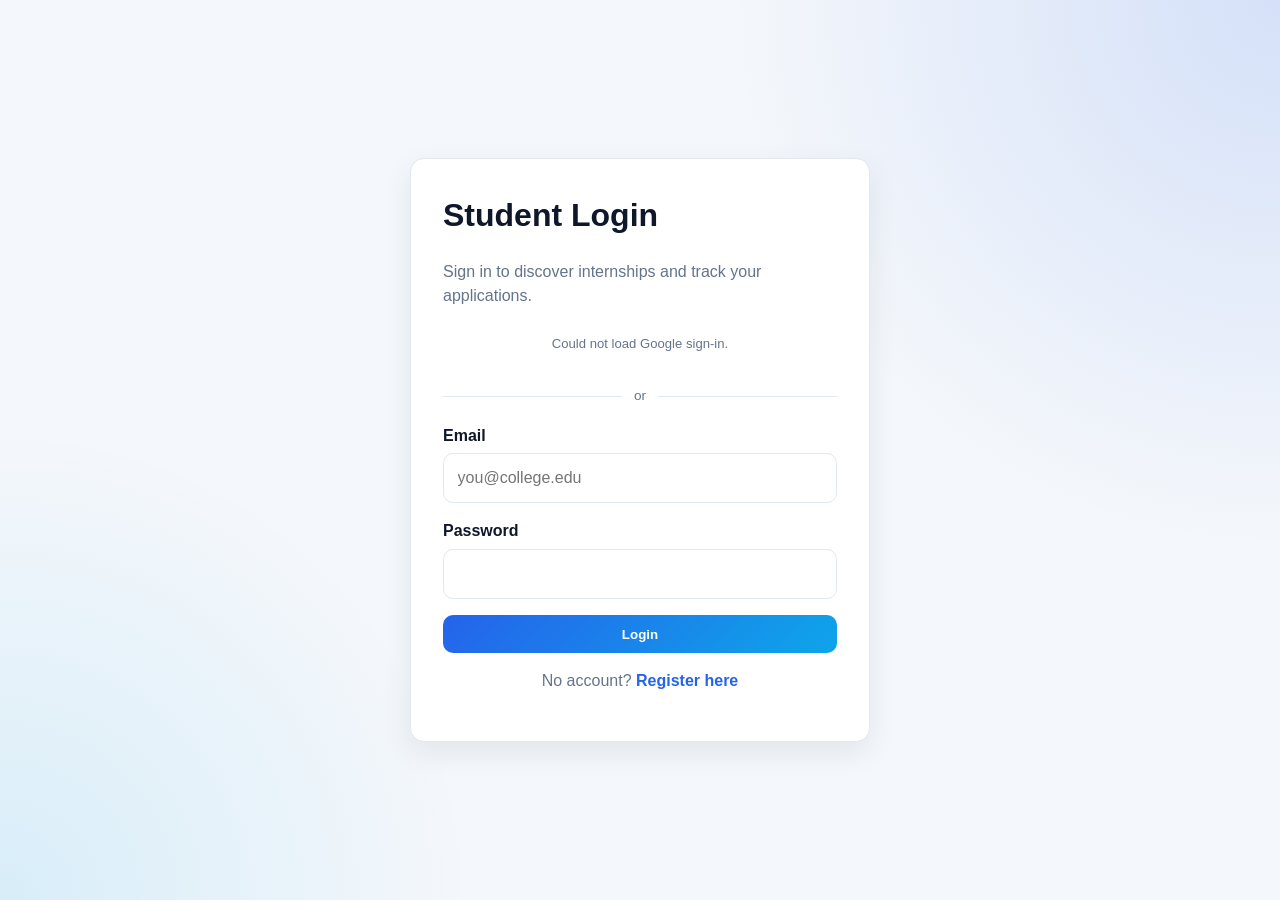
<file: client/pages/notifications.html>
<!DOCTYPE html>
<html lang="en">
<head>
  <meta charset="UTF-8">
  <meta name="viewport" content="width=device-width, initial-scale=1.0">
  <title>Notifications | InternHub</title>
  <link rel="stylesheet" href="../css/style.css">
</head>
<body>
  <script src="../js/api.js"></script>
  <script src="../js/utils.js"></script>
  <script src="../js/notifications.js"></script>
</body>
</html>
</file>
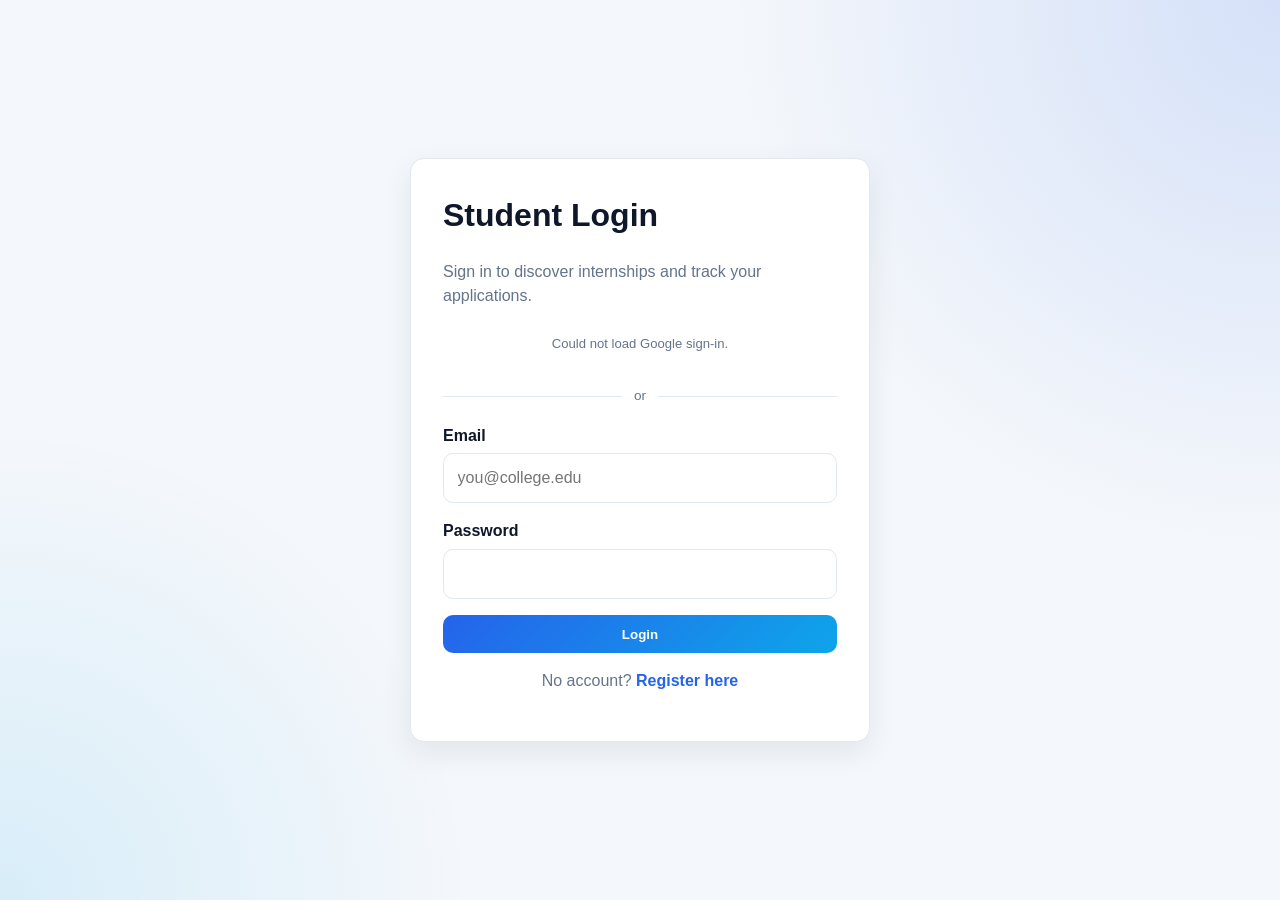
<file: client/pages/profile.html>
<!DOCTYPE html>
<html lang="en">
<head>
  <meta charset="UTF-8">
  <meta name="viewport" content="width=device-width, initial-scale=1.0">
  <title>Profile | InternHub</title>
  <link rel="stylesheet" href="../css/style.css">
  <link rel="stylesheet" href="../css/profile.css">
</head>
<body>
  <script src="../js/api.js"></script>
  <script src="../js/utils.js"></script>
  <script src="../js/profile.js"></script>
</body>
</html>
</file>
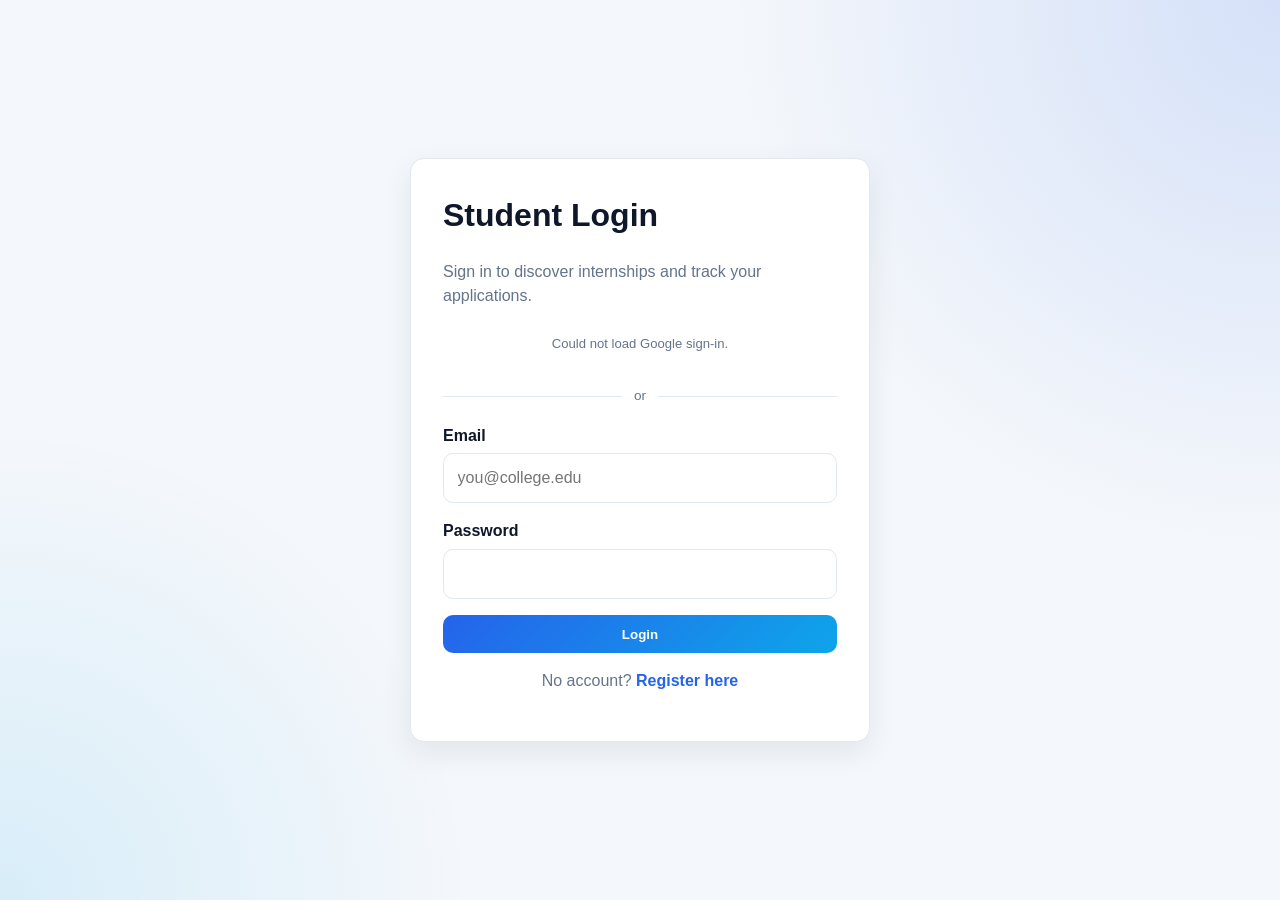
<file: client/pages/saved-internships.html>
<!DOCTYPE html>
<html lang="en">
<head>
  <meta charset="UTF-8">
  <meta name="viewport" content="width=device-width, initial-scale=1.0">
  <title>Saved Internships | InternHub</title>
  <link rel="stylesheet" href="../css/style.css">
</head>
<body>
  <script src="../js/api.js"></script>
  <script src="../js/utils.js"></script>
  <script src="../js/saved.js"></script>
</body>
</html>
</file>
<file: client/css/style.css>
:root {
  --bg: #f4f7fb;
  --surface: #ffffff;
  --text: #0f172a;
  --muted: #64748b;
  --primary: #2563eb;
  --primary-dark: #1d4ed8;
  --accent: #0ea5e9;
  --success: #059669;
  --danger: #dc2626;
  --warning: #d97706;
  --border: #e2e8f0;
  --shadow: 0 10px 30px rgba(15, 23, 42, 0.08);
  --radius: 14px;
  --sidebar: 260px;
}

* {
  box-sizing: border-box;
}

html,
body {
  margin: 0;
  padding: 0;
  font-family: "Segoe UI", Tahoma, Geneva, Verdana, sans-serif;
  color: var(--text);
  background: var(--bg);
  line-height: 1.5;
}

a {
  color: inherit;
  text-decoration: none;
}

img {
  max-width: 100%;
}

.container {
  width: min(1180px, 92%);
  margin: 0 auto;
}

.btn {
  display: inline-flex;
  align-items: center;
  justify-content: center;
  gap: 0.45rem;
  border: none;
  border-radius: 10px;
  padding: 0.72rem 1.1rem;
  font-weight: 600;
  cursor: pointer;
  transition: 0.2s ease;
}

.btn-primary {
  background: linear-gradient(135deg, var(--primary), var(--accent));
  color: #fff;
}

.btn-primary:hover {
  transform: translateY(-1px);
  box-shadow: 0 8px 20px rgba(37, 99, 235, 0.25);
}

.btn-secondary {
  background: #e2e8f0;
  color: var(--text);
}

.btn-outline {
  background: transparent;
  border: 1px solid var(--border);
  color: var(--text);
}

.btn-danger {
  background: #fee2e2;
  color: var(--danger);
}

.btn-sm {
  padding: 0.45rem 0.8rem;
  font-size: 0.9rem;
}

.badge {
  display: inline-block;
  padding: 0.25rem 0.65rem;
  border-radius: 999px;
  font-size: 0.78rem;
  font-weight: 700;
  background: #dbeafe;
  color: #1d4ed8;
}

.badge-success {
  background: #d1fae5;
  color: #047857;
}

.badge-warning {
  background: #fef3c7;
  color: #b45309;
}

.badge-danger {
  background: #fee2e2;
  color: #b91c1c;
}

.card {
  background: var(--surface);
  border: 1px solid var(--border);
  border-radius: var(--radius);
  box-shadow: var(--shadow);
}

.empty-state,
.loading-state,
.error-state {
  text-align: center;
  padding: 2rem;
  color: var(--muted);
}

.toast-container {
  position: fixed;
  top: 1rem;
  right: 1rem;
  z-index: 9999;
  display: flex;
  flex-direction: column;
  gap: 0.6rem;
}

.toast {
  min-width: 260px;
  padding: 0.85rem 1rem;
  border-radius: 10px;
  color: #fff;
  box-shadow: var(--shadow);
  animation: slideIn 0.25s ease;
}

.toast.success {
  background: var(--success);
}

.toast.error {
  background: var(--danger);
}

.toast.info {
  background: var(--primary);
}

@keyframes slideIn {
  from {
    transform: translateX(20px);
    opacity: 0;
  }
  to {
    transform: translateX(0);
    opacity: 1;
  }
}

.site-header {
  position: sticky;
  top: 0;
  z-index: 100;
  backdrop-filter: blur(10px);
  background: rgba(255, 255, 255, 0.92);
  border-bottom: 1px solid var(--border);
}

.site-header .inner {
  display: flex;
  align-items: center;
  justify-content: space-between;
  padding: 1rem 0;
}

.brand {
  display: flex;
  align-items: center;
  gap: 0.7rem;
  font-weight: 800;
  font-size: 1.1rem;
}

.brand-mark {
  width: 42px;
  height: 42px;
  border-radius: 12px;
  display: grid;
  place-items: center;
  color: #fff;
  background: linear-gradient(135deg, var(--primary), var(--accent));
}

.nav-links {
  display: flex;
  align-items: center;
  gap: 1rem;
}

.hero {
  padding: 4.5rem 0 3rem;
}

.hero-grid {
  display: grid;
  grid-template-columns: 1.2fr 0.8fr;
  gap: 2rem;
  align-items: center;
}

.hero h1 {
  font-size: clamp(2rem, 4vw, 3.2rem);
  line-height: 1.15;
  margin-bottom: 1rem;
}

.hero p {
  color: var(--muted);
  font-size: 1.05rem;
  max-width: 620px;
}

.hero-actions {
  display: flex;
  gap: 0.8rem;
  margin-top: 1.5rem;
  flex-wrap: wrap;
}

.feature-grid,
.stats-grid {
  display: grid;
  gap: 1rem;
}

.feature-grid {
  grid-template-columns: repeat(3, 1fr);
  margin: 2rem 0 4rem;
}

.feature-card {
  padding: 1.4rem;
}

.feature-card h3 {
  margin-top: 0;
}

.section-title {
  margin: 0 0 1rem;
}

.app-shell {
  display: grid;
  grid-template-columns: var(--sidebar) 1fr;
  min-height: 100vh;
}

.sidebar {
  background: #0f172a;
  color: #e2e8f0;
  padding: 1.2rem;
  position: sticky;
  top: 0;
  height: 100vh;
  overflow-y: auto;
}

.sidebar .brand {
  color: #fff;
  margin-bottom: 1.5rem;
}

.sidebar-nav {
  display: flex;
  flex-direction: column;
  gap: 0.35rem;
}

.sidebar-nav a {
  padding: 0.75rem 0.85rem;
  border-radius: 10px;
  color: #cbd5e1;
}

.sidebar-nav a.active,
.sidebar-nav a:hover {
  background: rgba(255, 255, 255, 0.08);
  color: #fff;
}

.main-content {
  padding: 1.5rem;
}

.topbar {
  display: flex;
  justify-content: space-between;
  align-items: center;
  margin-bottom: 1.2rem;
}

.page-title {
  margin: 0;
}

.dashboard-cards {
  display: grid;
  grid-template-columns: repeat(4, 1fr);
  gap: 1rem;
  margin-bottom: 1.5rem;
}

.stat-card {
  padding: 1.2rem;
}

.stat-card h3 {
  margin: 0;
  font-size: 1.8rem;
}

.stat-card p {
  margin: 0.35rem 0 0;
  color: var(--muted);
}

.form-grid {
  display: grid;
  gap: 1rem;
}

.form-group label {
  display: block;
  font-weight: 600;
  margin-bottom: 0.35rem;
}

.form-group input,
.form-group select,
.form-group textarea {
  width: 100%;
  padding: 0.75rem 0.85rem;
  border: 1px solid var(--border);
  border-radius: 10px;
  font: inherit;
  background: #fff;
}

.form-group textarea {
  min-height: 110px;
  resize: vertical;
}

.form-row {
  display: grid;
  grid-template-columns: repeat(2, 1fr);
  gap: 1rem;
}

.internship-grid {
  display: grid;
  grid-template-columns: repeat(3, 1fr);
  gap: 1rem;
}

.internship-card {
  padding: 1.2rem;
  display: flex;
  flex-direction: column;
  gap: 0.7rem;
}

.internship-card h3 {
  margin: 0;
  font-size: 1.05rem;
}

.internship-meta {
  display: flex;
  flex-wrap: wrap;
  gap: 0.45rem;
}

.filters-panel {
  padding: 1rem;
  margin-bottom: 1rem;
  display: grid;
  grid-template-columns: repeat(6, 1fr);
  gap: 0.8rem;
}

.table-wrap {
  overflow-x: auto;
}

table {
  width: 100%;
  border-collapse: collapse;
}

th,
td {
  padding: 0.85rem;
  border-bottom: 1px solid var(--border);
  text-align: left;
}

th {
  color: var(--muted);
  font-size: 0.85rem;
}

.detail-grid {
  display: grid;
  grid-template-columns: 2fr 1fr;
  gap: 1rem;
}

.detail-panel,
.side-panel {
  padding: 1.2rem;
}

.chip-list {
  display: flex;
  flex-wrap: wrap;
  gap: 0.45rem;
}

.chip {
  background: #eff6ff;
  color: #1d4ed8;
  padding: 0.35rem 0.65rem;
  border-radius: 999px;
  font-size: 0.85rem;
}

.notification-item {
  padding: 1rem;
  border-bottom: 1px solid var(--border);
}

.notification-item.unread {
  background: #eff6ff;
}

.mobile-toggle {
  display: none;
  background: none;
  border: none;
  font-size: 1.4rem;
  cursor: pointer;
}

@media (max-width: 1024px) {
  .hero-grid,
  .detail-grid,
  .feature-grid,
  .internship-grid,
  .dashboard-cards {
    grid-template-columns: repeat(2, 1fr);
  }

  .filters-panel {
    grid-template-columns: repeat(2, 1fr);
  }
}

@media (max-width: 768px) {
  .app-shell {
    grid-template-columns: 1fr;
  }

  .sidebar {
    position: fixed;
    left: -100%;
    width: var(--sidebar);
    z-index: 200;
    transition: 0.25s ease;
  }

  .sidebar.open {
    left: 0;
  }

  .mobile-toggle {
    display: inline-flex;
  }

  .hero-grid,
  .feature-grid,
  .internship-grid,
  .dashboard-cards,
  .form-row,
  .filters-panel {
    grid-template-columns: 1fr;
  }
}

.skeleton-card {
  background: var(--surface);
  border: 1px solid var(--border);
  border-radius: var(--radius);
  padding: 1.2rem;
  display: flex;
  flex-direction: column;
  gap: 0.8rem;
}

.skeleton-line {
  height: 14px;
  border-radius: 6px;
  background: linear-gradient(90deg, #e2e8f0 25%, #f1f5f9 50%, #e2e8f0 75%);
  background-size: 200% 100%;
  animation: shimmer 1.4s infinite;
}

.skeleton-line.short { width: 45%; }
.skeleton-line.medium { width: 70%; }
.skeleton-line.tall { height: 60px; }

@keyframes shimmer {
  0% { background-position: 200% 0; }
  100% { background-position: -200% 0; }
}

.pagination {
  display: flex;
  align-items: center;
  justify-content: center;
  gap: 0.5rem;
  margin-top: 1.5rem;
  flex-wrap: wrap;
}

.page-btn {
  padding: 0.5rem 0.9rem;
  border: 1px solid var(--border);
  border-radius: 8px;
  background: var(--surface);
  cursor: pointer;
  font-weight: 600;
  font-size: 0.9rem;
  color: var(--text);
  transition: 0.15s ease;
}

.page-btn:hover { background: #eff6ff; color: var(--primary); border-color: var(--primary); }
.page-btn.active { background: var(--primary); color: #fff; border-color: var(--primary); }
.page-btn:disabled { opacity: 0.4; cursor: not-allowed; }

.progress-bar-wrap {
  background: var(--border);
  border-radius: 999px;
  height: 8px;
  overflow: hidden;
  margin-top: 0.4rem;
}

.progress-bar-fill {
  height: 100%;
  border-radius: 999px;
  background: linear-gradient(135deg, var(--primary), var(--accent));
  transition: width 0.4s ease;
}

.profile-complete-label {
  font-size: 0.88rem;
  color: var(--muted);
  margin-bottom: 0.3rem;
}

.banner {
  display: flex;
  align-items: center;
  justify-content: space-between;
  background: #eff6ff;
  border: 1px solid #bfdbfe;
  border-radius: var(--radius);
  padding: 1rem 1.2rem;
  margin-bottom: 1.2rem;
  gap: 1rem;
  flex-wrap: wrap;
}

.btn:disabled {
  opacity: 0.65;
  cursor: wait;
  transform: none;
  pointer-events: none;
}

.app-busy {
  position: fixed;
  inset: 0;
  z-index: 10000;
  background: rgba(15, 23, 42, 0.45);
  display: grid;
  place-items: center;
}

.app-busy.hidden {
  display: none;
}

.app-busy-card {
  background: #fff;
  border-radius: 16px;
  padding: 1.4rem 1.8rem;
  display: flex;
  align-items: center;
  gap: 0.9rem;
  box-shadow: var(--shadow);
  min-width: 240px;
}

.app-busy-card p {
  margin: 0;
  font-weight: 600;
}

.spinner {
  width: 28px;
  height: 28px;
  border: 3px solid #dbeafe;
  border-top-color: var(--primary);
  border-radius: 50%;
  animation: spin 0.8s linear infinite;
}

@keyframes spin {
  to { transform: rotate(360deg); }
}

.field-error {
  display: block;
  color: var(--danger);
  font-size: 0.8rem;
  margin-top: 0.3rem;
  min-height: 0;
}

.form-group.has-error input,
.form-group.has-error textarea,
.form-group.has-error select {
  border-color: var(--danger);
}

/* Public landing (pre-login) */
html {
  scroll-behavior: smooth;
}

.landing {
  background:
    radial-gradient(1200px 480px at 10% -10%, #dbeafe 0%, transparent 55%),
    radial-gradient(900px 420px at 100% 0%, #e0f2fe 0%, transparent 50%),
    var(--bg);
}

.landing .site-header.is-scrolled {
  box-shadow: 0 8px 24px rgba(15, 23, 42, 0.06);
}

.landing .brand {
  color: var(--text);
}

.hero-pills {
  display: flex;
  flex-wrap: wrap;
  gap: 0.5rem;
  margin-top: 1.4rem;
}

.landing .hero-pills .chip {
  background: #fff;
  border: 1px solid #bfdbfe;
}

.landing-preview {
  padding: 1rem 1.1rem 1.15rem;
}

.landing-preview-bar {
  display: flex;
  align-items: center;
  gap: 0.4rem;
  margin-bottom: 1rem;
  color: var(--muted);
  font-size: 0.82rem;
  font-weight: 700;
}

.landing-preview-bar span {
  width: 9px;
  height: 9px;
  border-radius: 50%;
  background: #cbd5e1;
}

.landing-preview-bar span:nth-child(1) { background: #f87171; }
.landing-preview-bar span:nth-child(2) { background: #fbbf24; }
.landing-preview-bar span:nth-child(3) { background: #34d399; }

.landing-preview-bar p {
  margin: 0 0 0 0.4rem;
  color: var(--text);
}

.landing-preview-row {
  display: flex;
  justify-content: space-between;
  align-items: center;
  gap: 0.8rem;
  padding: 0.85rem 0;
  border-top: 1px solid var(--border);
}

.landing-preview-row strong {
  display: block;
}

.landing-preview-row small {
  color: var(--muted);
}

.landing-stats {
  display: grid;
  grid-template-columns: repeat(4, 1fr);
  gap: 1rem;
  margin-bottom: 1rem;
}

.landing-section {
  padding: 2.5rem 0 1rem;
}

.landing-lead {
  color: var(--muted);
  margin: -0.4rem 0 1.4rem;
  max-width: 560px;
}

.landing-steps {
  display: grid;
  grid-template-columns: repeat(4, 1fr);
  gap: 1rem;
}

.landing-step {
  display: inline-grid;
  place-items: center;
  width: 32px;
  height: 32px;
  border-radius: 10px;
  background: #dbeafe;
  color: var(--primary-dark);
  font-weight: 800;
  font-size: 0.9rem;
  margin-bottom: 0.6rem;
}

.landing-features {
  margin-top: 0.4rem;
  grid-template-columns: repeat(3, 1fr);
}

.landing-faq {
  display: grid;
  grid-template-columns: repeat(3, 1fr);
  gap: 1rem;
}

.landing-cta {
  display: flex;
  justify-content: space-between;
  align-items: center;
  gap: 1.2rem;
  padding: 1.6rem 1.8rem;
  margin: 2.5rem auto 3rem;
  flex-wrap: wrap;
}

.landing-cta h2 {
  margin: 0 0 0.35rem;
}

.landing-cta p {
  margin: 0;
  color: var(--muted);
}

.landing-footer {
  border-top: 1px solid var(--border);
  background: rgba(255, 255, 255, 0.72);
  padding: 1.1rem 0;
}

.landing-footer .inner,
.landing-footer nav {
  display: flex;
  align-items: center;
  justify-content: space-between;
  gap: 1rem;
  flex-wrap: wrap;
}

.landing-footer p {
  margin: 0;
  color: var(--muted);
}

.landing-footer a {
  color: var(--muted);
  font-weight: 600;
  font-size: 0.92rem;
}

.landing-footer a:hover {
  color: var(--primary);
}

@media (max-width: 1024px) {
  .landing-stats,
  .landing-steps,
  .landing-faq {
    grid-template-columns: repeat(2, 1fr);
  }
}

@media (max-width: 768px) {
  .landing .nav-links {
    display: none;
    position: absolute;
    top: 100%;
    left: 0;
    right: 0;
    flex-direction: column;
    align-items: stretch;
    gap: 0.35rem;
    padding: 0.8rem 4%;
    background: #fff;
    border-bottom: 1px solid var(--border);
    box-shadow: var(--shadow);
  }

  .landing .nav-links.is-open {
    display: flex;
  }

  .landing .site-header .inner {
    position: relative;
  }

  .landing-stats,
  .landing-steps,
  .landing-faq,
  .landing-features {
    grid-template-columns: 1fr;
  }
}
</file>
<file: client/css/auth.css>
.auth-page {
  min-height: 100vh;
  display: grid;
  place-items: center;
  background:
    radial-gradient(circle at top right, rgba(37, 99, 235, 0.15), transparent 35%),
    radial-gradient(circle at bottom left, rgba(14, 165, 233, 0.12), transparent 30%),
    var(--bg);
  padding: 1.5rem;
}

.auth-card {
  width: min(460px, 100%);
  padding: 2rem;
}

.auth-card h1 {
  margin-top: 0;
}

.auth-card p {
  color: var(--muted);
}

.auth-footer {
  margin-top: 1rem;
  text-align: center;
  color: var(--muted);
}

.auth-footer a {
  color: var(--primary);
  font-weight: 700;
}

.auth-divider {
  display: flex;
  align-items: center;
  gap: 0.75rem;
  margin: 1.1rem 0;
  color: var(--muted);
  font-size: 0.85rem;
}

.auth-divider::before,
.auth-divider::after {
  content: "";
  flex: 1;
  height: 1px;
  background: var(--border);
}

.google-btn-wrap {
  display: flex;
  justify-content: center;
  min-height: 44px;
}

.google-hint {
  text-align: center;
  font-size: 0.82rem;
  color: var(--muted);
  margin: 0.6rem 0 0;
}
</file>
<file: client/css/profile.css>
.profile-section {
  padding: 1.2rem;
  margin-bottom: 1rem;
}

.profile-section h2 {
  margin-top: 0;
}

.skill-row,
.education-row {
  display: flex;
  justify-content: space-between;
  align-items: center;
  gap: 1rem;
  padding: 0.8rem 0;
  border-bottom: 1px solid var(--border);
}

.resume-box {
  padding: 1.2rem;
}

.resume-meta {
  color: var(--muted);
  margin-bottom: 1rem;
}
</file>
